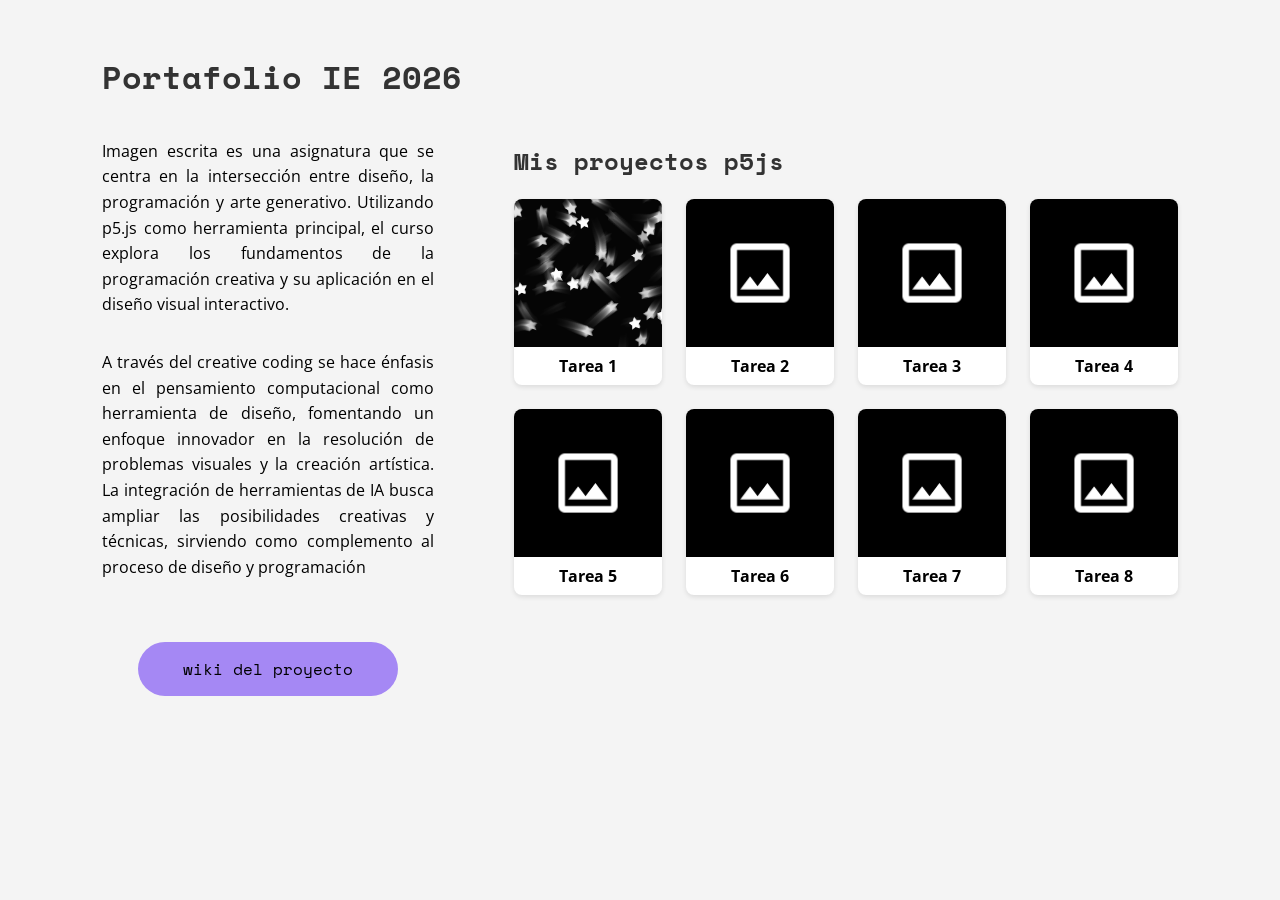
<file: sitio web ie 2026 - html css/index.html>
<!DOCTYPE html>
<html lang="en">

<head>
    <meta charset="UTF-8">
    <meta name="viewport" content="width=device-width, initial-scale=1.0">
    <title>IE 2026</title>
    <link rel="stylesheet" href="style.css">
</head>


<!-- Inicio Body -->

<body>

    <!-- Sección principal -->
    <header>
        <h1>Portafolio IE 2026</h1>
    </header>

    <!-- Contenedor General -->
    <div id="container">

        <!-- Contenedor lado izquierdo - Parrafo y botón -->
        <div class="intro">
            <p>
                Imagen escrita es una asignatura que se centra en la intersección entre diseño,
                la programación y arte generativo. Utilizando p5.js como herramienta principal, el curso explora los
                fundamentos de la programación creativa y su aplicación en el diseño visual interactivo.
            </p>
            <p>
                A través del creative coding se hace énfasis en el pensamiento computacional como herramienta de diseño,
                fomentando un enfoque innovador en la resolución de problemas visuales y la creación artística. La
                integración de herramientas de IA busca ampliar las posibilidades creativas y técnicas, sirviendo como
                complemento al proceso de diseño y programación
            </p>


            <a href="https://wiki.ead.pucv.cl/Sitio_Web_IE_-_Javiera_Ruiz" target="_blank">
                <button>
                    wiki del proyecto
                </button>
            </a>

        </div>

        <!-- Contenedor lado derecho -->
        <div class="proyectos">
            <h2>Mis proyectos p5js</h2>

            <!-- Contenedor galería de proyectos -->
            <div class="galeria">
                <!-- tarjeta proyecto 1 -->
                <div class="tarjeta">
                    <a href="https://editor.p5js.org/jruiz-IE/full/_D3gtXvo_" target="_blank">
                        <img src="assets/imagen1.png">
                        </img>
                        <h3>Tarea 1</h3>
                    </a>
                </div>

                <!-- tarjeta proyecto 2 -->
                <div class="tarjeta">
                    <a href="">
                        <img src="assets/imagen2.png">
                        </img>
                        <h3>Tarea 2</h3>
                    </a>
                </div>

                <!-- tarjeta proyecto 3 -->
                <div class="tarjeta">
                    <a href="">
                        <img src="assets/imagen2.png">
                        </img>
                        <h3>Tarea 3</h3>
                    </a>
                </div>

                <!-- tarjeta proyecto 4 -->
                <div class="tarjeta">
                    <a href="">
                        <img src="assets/imagen2.png">
                        </img>
                        <h3>Tarea 4</h3>
                    </a>
                </div>

                <!-- tarjeta proyecto 5 -->
                <div class="tarjeta">
                    <a href="">
                        <img src="assets/imagen2.png">
                        </img>
                        <h3>Tarea 5</h3>
                    </a>
                </div>

                <!-- tarjeta proyecto 6 -->
                <div class="tarjeta">
                    <a href="">
                        <img src="assets/imagen2.png">
                        </img>
                        <h3>Tarea 6</h3>
                    </a>
                </div>

                <!-- tarjeta proyecto 7 -->
                <div class="tarjeta">
                    <a href="">
                        <img src="assets/imagen2.png">
                        </img>
                        <h3>Tarea 7</h3>
                    </a>
                </div>
                
                <!-- tarjeta proyecto 8 -->
                <div class="tarjeta">
                    <a href="">
                        <img src="assets/imagen2.png">
                        </img>
                        <h3>Tarea 8</h3>
                    </a>
                </div>

            </div>

        </div>

    </div>

</body>

</html>
</file>
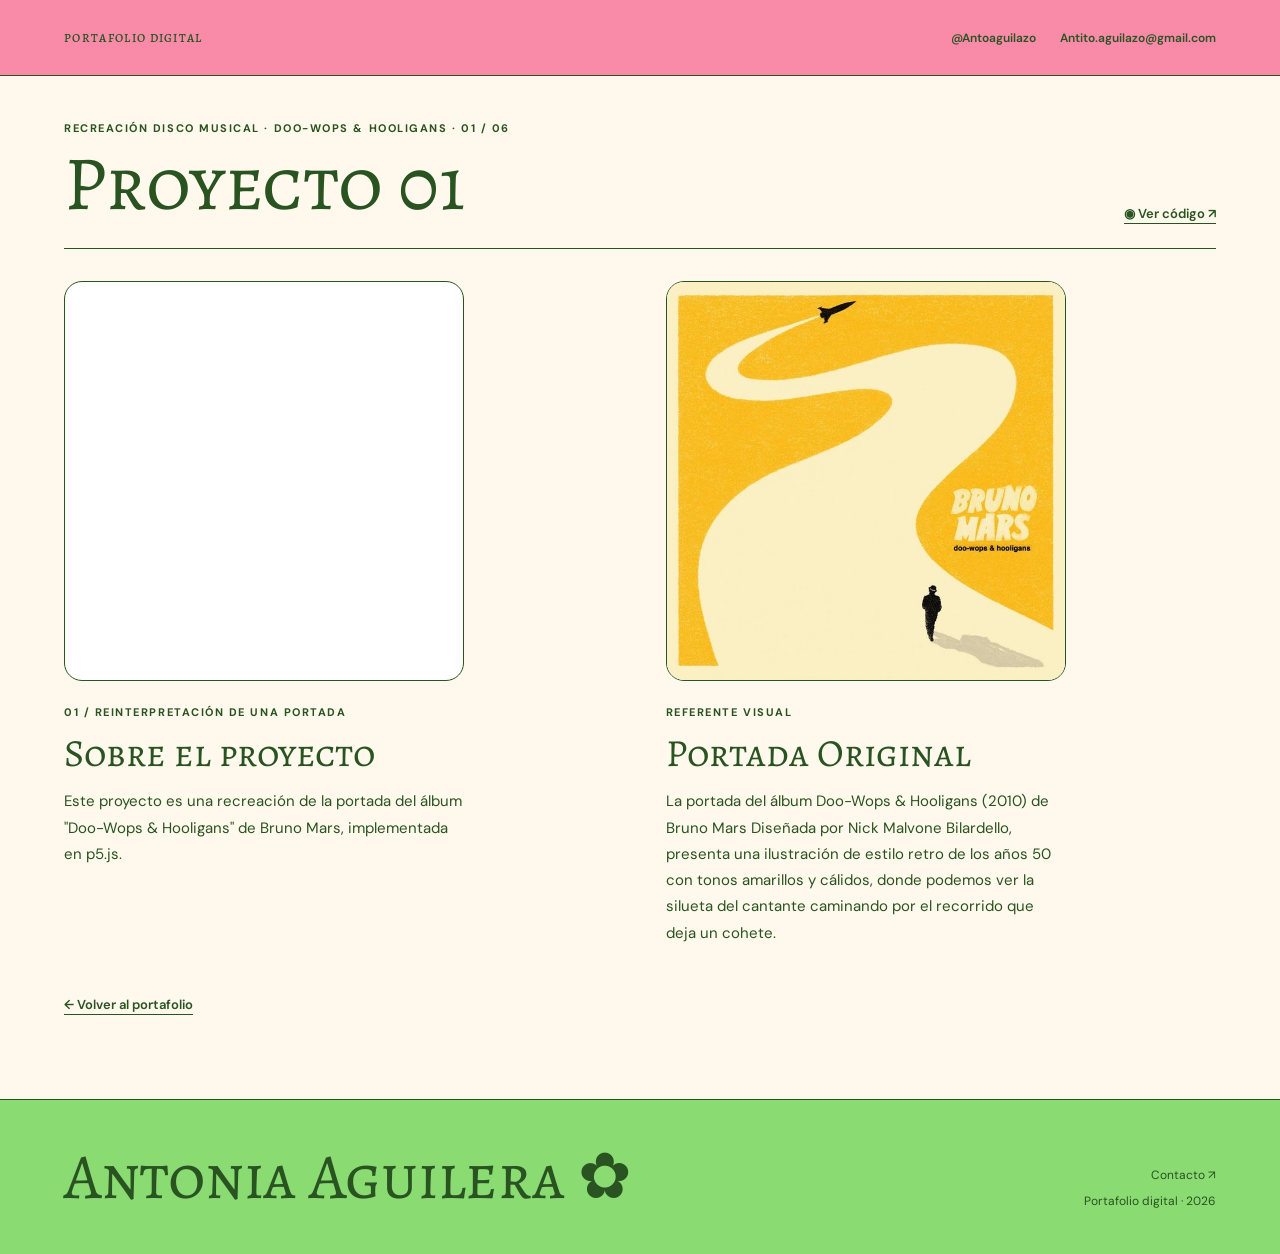
<file: proyectos/proyecto-01/index.html>
<!DOCTYPE html>
<html lang="es">
<head>
  <meta charset="UTF-8">
  <meta name="viewport" content="width=device-width, initial-scale=1.0">
  <title>Proyecto 01 | Antonia</title>
  <link rel="stylesheet" href="../../style.css">
</head>
<body>
  <header class="header">
    <h1>Portafolio digital</h1>
    <div class="contacto">
      <a href="https://www.instagram.com/Antoaguilazo/" target="_blank" rel="noopener noreferrer">@Antoaguilazo</a>
      <a href="mailto:Antito.aguilazo@gmail.com">Antito.aguilazo@gmail.com</a>
    </div>
  </header>
  <main class="pagina-proyecto">
    <div class="proyecto-encabezado">
      <div><span class="eyebrow">Recreación disco musical · Doo-Wops & Hooligans · 01 / 06</span><h2>Proyecto 01</h2></div>
      <a class="proyecto-codigo" href="https://editor.p5js.org/antoaguilazo/sketches/fxfpxLlvn" target="_blank" rel="noopener noreferrer" aria-label="Ver código del proyecto 01 en p5.js">◉ Ver código ↗</a>
    </div>
    <div class="proyecto-columnas">
      <section class="proyecto-panel" aria-label="Proyecto interactivo">
        <div class="proyecto-marco proyecto-marco--sketch">
          <iframe src="https://editor.p5js.org/antoaguilazo/embed/fxfpxLlvn" title="Proyecto 01 interactivo en p5.js" loading="lazy" allow="autoplay; fullscreen" allowfullscreen></iframe>
        </div>
        <div class="proyecto-descripcion">
          <span class="eyebrow">01 / Reinterpretación de una portada</span>
          <h3>Sobre el proyecto</h3>
          <p>Este proyecto es una recreación de la portada del álbum "Doo-Wops & Hooligans" de Bruno Mars, implementada en p5.js.</p>
        </div>
      </section>
      <section class="proyecto-panel" aria-label="Imagen de referencia">
        <div class="proyecto-marco proyecto-marco--referencia">
          <img class="proyecto-referencia" src="../../imagenes/referencia-01.jpg" alt="Referencia del proyecto 01">
        </div>
        <div class="proyecto-descripcion">
          <span class="eyebrow">Referente visual</span>
          <h3>Portada Original</h3>
          <p>La portada del álbum Doo-Wops & Hooligans (2010) de Bruno Mars Diseñada por Nick Malvone Bilardello, presenta una ilustración de estilo retro de los años 50 con tonos amarillos y cálidos, donde podemos ver la silueta del cantante caminando por el recorrido que deja un cohete. </p>
        </div>
      </section>
    </div>
    <a class="proyecto-volver" href="../../index.html">← Volver al portafolio</a>
  </main>
  <footer class="footer">
    <span class="footer-nombre">Antonia Aguilera ✿</span>
    <div class="footer-enlaces"><a href="mailto:Antito.aguilazo@gmail.com">Contacto ↗</a><span>Portafolio digital · 2026</span></div>
  </footer>
</body>
</html>
</file>
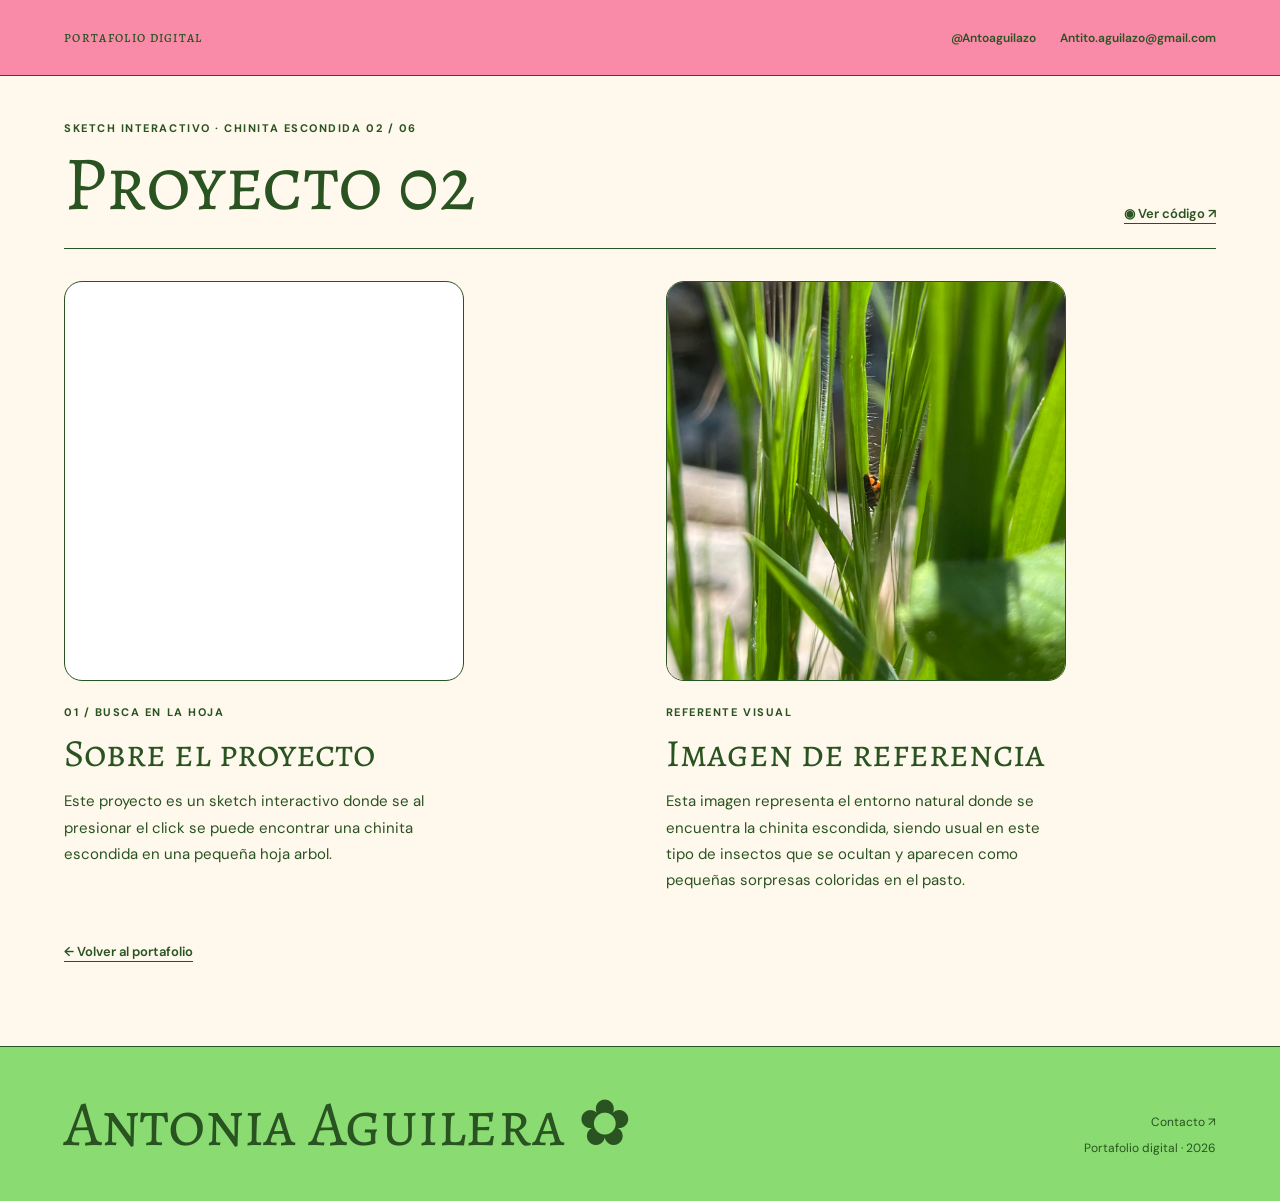
<file: proyectos/proyecto-02/index.html>
<!DOCTYPE html>
<html lang="es">
<head>
  <meta charset="UTF-8">
  <meta name="viewport" content="width=device-width, initial-scale=1.0">
  <title>Proyecto 02 | Antonia</title>
  <link rel="stylesheet" href="../../style.css">
</head>
<body>
  <header class="header">
    <h1>Portafolio digital</h1>
    <div class="contacto">
      <a href="https://www.instagram.com/Antoaguilazo/" target="_blank" rel="noopener noreferrer">@Antoaguilazo</a>
      <a href="mailto:Antito.aguilazo@gmail.com">Antito.aguilazo@gmail.com</a>
    </div>
  </header>
  <main class="pagina-proyecto">
    <div class="proyecto-encabezado">
      <div><span class="eyebrow">Sketch interactivo · Chinita escondida 02 / 06</span><h2>Proyecto 02</h2></div>
      <a class="proyecto-codigo" href="https://editor.p5js.org/antoaguilazo/sketches/vwAd6qWLQ" target="_blank" rel="noopener noreferrer" aria-label="Ver código del proyecto 02 en p5.js">◉ Ver código ↗</a>
    </div>
    <div class="proyecto-columnas">
      <section class="proyecto-panel" aria-label="Proyecto interactivo">
        <div class="proyecto-marco proyecto-marco--sketch">
          <iframe src="https://editor.p5js.org/antoaguilazo/embed/vwAd6qWLQ" title="Proyecto 02 interactivo en p5.js" loading="lazy" allow="autoplay; fullscreen" allowfullscreen></iframe>
        </div>
        <div class="proyecto-descripcion">
          <span class="eyebrow">01 / Busca en la hoja</span>
          <h3>Sobre el proyecto</h3>
          <p>Este proyecto es un sketch interactivo donde se al presionar el click se puede encontrar una chinita escondida en una pequeña hoja arbol.</p>
        </div>
      </section>
      <section class="proyecto-panel" aria-label="Imagen de referencia">
        <div class="proyecto-marco proyecto-marco--referencia">
          <img class="proyecto-referencia" src="../../imagenes/referencia-02.jpg" alt="Referencia del proyecto 02">
        </div>
        <div class="proyecto-descripcion">
          <span class="eyebrow">Referente visual</span>
          <h3>Imagen de referencia</h3>
          <p>Esta imagen representa el entorno natural donde se encuentra la chinita escondida, siendo usual en este tipo de insectos que se ocultan y aparecen como pequeñas sorpresas coloridas en el pasto.</p>
        </div>
      </section>
    </div>
    <a class="proyecto-volver" href="../../index.html">← Volver al portafolio</a>
  </main>
  <footer class="footer">
    <span class="footer-nombre">Antonia Aguilera ✿</span>
    <div class="footer-enlaces"><a href="mailto:Antito.aguilazo@gmail.com">Contacto ↗</a><span>Portafolio digital · 2026</span></div>
  </footer>
</body>
</html>
</file>
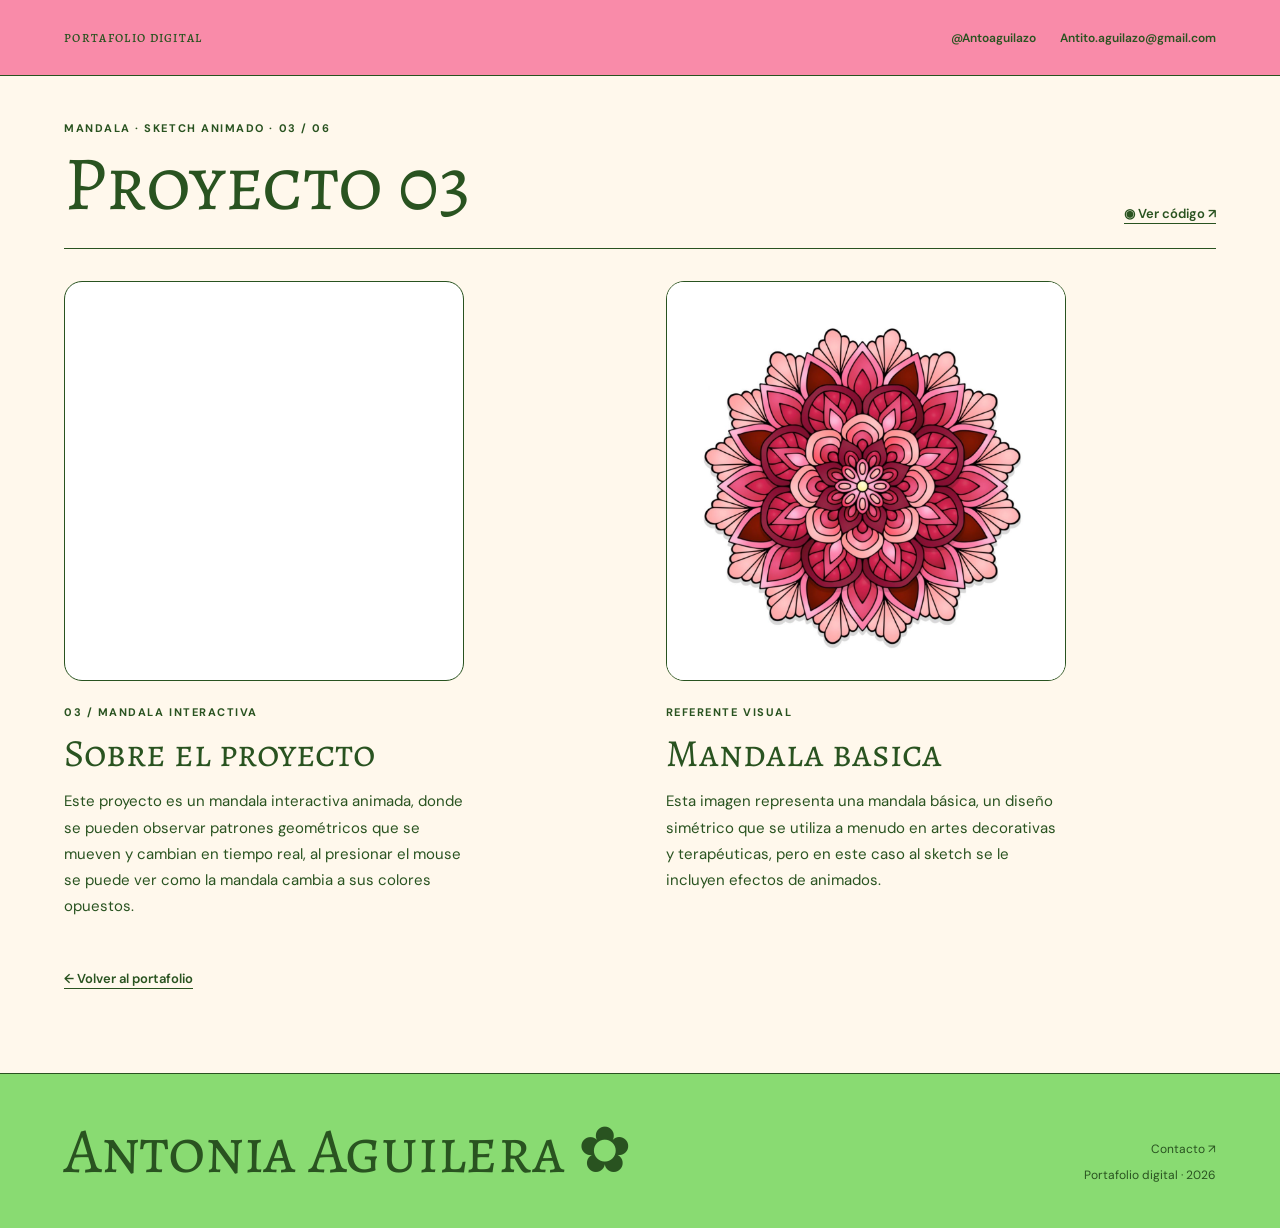
<file: proyectos/proyecto-03/index.html>
<!DOCTYPE html>
<html lang="es">
<head>
  <meta charset="UTF-8">
  <meta name="viewport" content="width=device-width, initial-scale=1.0">
  <title>Proyecto 03 | Antonia</title>
  <link rel="stylesheet" href="../../style.css">
</head>
<body>
  <header class="header">
    <h1>Portafolio digital</h1>
    <div class="contacto">
      <a href="https://www.instagram.com/Antoaguilazo/" target="_blank" rel="noopener noreferrer">@Antoaguilazo</a>
      <a href="mailto:Antito.aguilazo@gmail.com">Antito.aguilazo@gmail.com</a>
    </div>
  </header>
  <main class="pagina-proyecto">
    <div class="proyecto-encabezado">
      <div><span class="eyebrow"> Mandala · Sketch animado · 03 / 06</span><h2>Proyecto 03</h2></div>
      <a class="proyecto-codigo" href="https://editor.p5js.org/antoaguilazo/sketches/MOeIhC9Jx" target="_blank" rel="noopener noreferrer" aria-label="Ver código del proyecto 03 en p5.js">◉ Ver código ↗</a>
    </div>
    <div class="proyecto-columnas">
      <section class="proyecto-panel" aria-label="Proyecto interactivo">
        <div class="proyecto-marco proyecto-marco--sketch">
          <iframe src="https://editor.p5js.org/antoaguilazo/embed/MOeIhC9Jx" title="Proyecto 03 interactivo en p5.js" loading="lazy" allow="autoplay; fullscreen" allowfullscreen></iframe>
        </div>
        <div class="proyecto-descripcion">
          <span class="eyebrow">03 / Mandala interactiva</span>
          <h3>Sobre el proyecto</h3>
          <p>Este proyecto es un mandala interactiva animada, donde se pueden observar patrones geométricos que se mueven y cambian en tiempo real, al presionar el mouse se puede ver como la mandala cambia a sus colores opuestos.</p>
        </div>
      </section>
      <section class="proyecto-panel" aria-label="Imagen de referencia">
        <div class="proyecto-marco proyecto-marco--referencia">
          <img class="proyecto-referencia" src="../../imagenes/referencia-03.jpg" alt="Referencia del proyecto 03">
        </div>
        <div class="proyecto-descripcion">
          <span class="eyebrow"> Referente visual</span>
          <h3>Mandala basica</h3>
          <p>Esta imagen representa una mandala básica, un diseño simétrico que se utiliza a menudo en artes decorativas y terapéuticas, pero en este caso al sketch se le incluyen efectos de animados.</p>
        </div>
      </section>
    </div>
    <a class="proyecto-volver" href="../../index.html">← Volver al portafolio</a>
  </main>
  <footer class="footer">
    <span class="footer-nombre">Antonia Aguilera ✿</span>
    <div class="footer-enlaces"><a href="mailto:Antito.aguilazo@gmail.com">Contacto ↗</a><span>Portafolio digital · 2026</span></div>
  </footer>
</body>
</html>
</file>
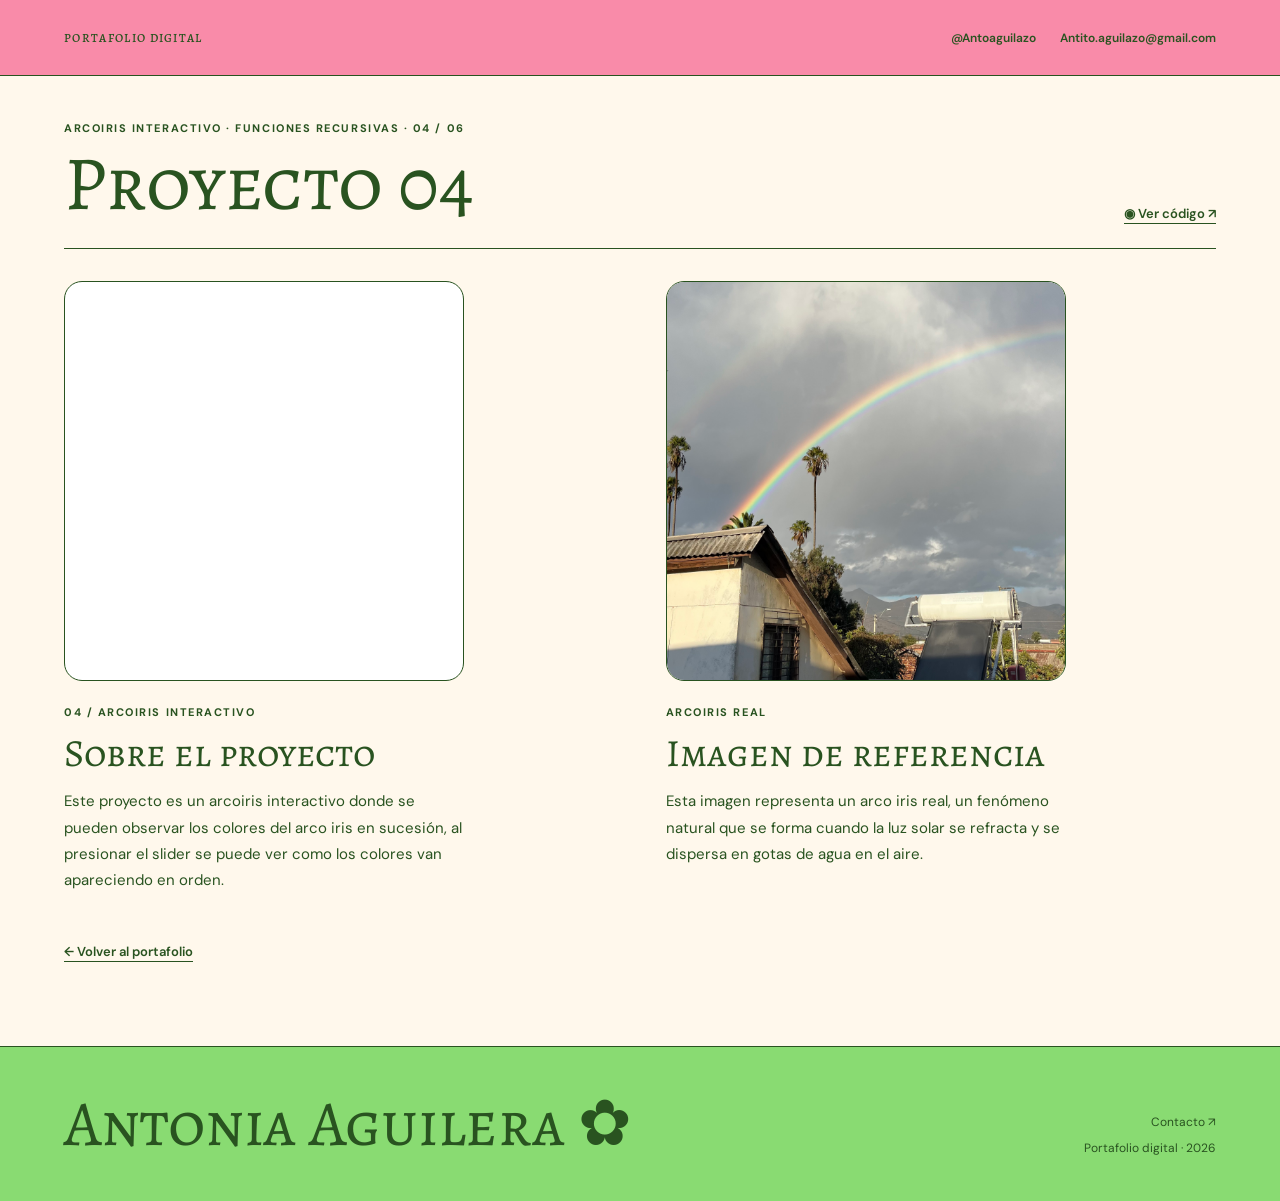
<file: proyectos/proyecto-04/index.html>
<!DOCTYPE html>
<html lang="es">
<head>
  <meta charset="UTF-8">
  <meta name="viewport" content="width=device-width, initial-scale=1.0">
  <title>Proyecto 04 | Antonia</title>
  <link rel="stylesheet" href="../../style.css">
</head>
<body>
  <header class="header">
    <h1>Portafolio digital</h1>
    <div class="contacto">
      <a href="https://www.instagram.com/Antoaguilazo/" target="_blank" rel="noopener noreferrer">@Antoaguilazo</a>
      <a href="mailto:Antito.aguilazo@gmail.com">Antito.aguilazo@gmail.com</a>
    </div>
  </header>
  <main class="pagina-proyecto">
    <div class="proyecto-encabezado">
      <div><span class="eyebrow"> Arcoiris interactivo · Funciones Recursivas · 04 / 06</span><h2>Proyecto 04</h2></div>
      <a class="proyecto-codigo" href="https://editor.p5js.org/antoaguilazo/sketches/vFHhedf6n" target="_blank" rel="noopener noreferrer" aria-label="Ver código del proyecto 04 en p5.js">◉ Ver código ↗</a>
    </div>
    <div class="proyecto-columnas" style="--canvas-w:400; --canvas-h:400;">
      <section class="proyecto-panel" aria-label="Proyecto interactivo">
        <div class="proyecto-marco proyecto-marco--sketch">
          <iframe src="https://editor.p5js.org/antoaguilazo/full/vFHhedf6n" title="Proyecto 04 interactivo en p5.js" loading="eager" allow="autoplay; fullscreen" allowfullscreen></iframe>
        </div>
        <div class="proyecto-descripcion">
          <span class="eyebrow">04 / Arcoiris interactivo</span>
          <h3>Sobre el proyecto</h3>
          <p>Este proyecto es un arcoiris interactivo donde se pueden observar los colores del arco iris en sucesión, al presionar el slider se puede ver como los colores van apareciendo en orden.</p>
        </div>
      </section>
      <section class="proyecto-panel" aria-label="Imagen de referencia">
        <div class="proyecto-marco proyecto-marco--referencia">
          <img class="proyecto-referencia" src="../../imagenes/referencia-04.jpg" alt="Referencia del proyecto 04">
        </div>
        <div class="proyecto-descripcion">
          <span class="eyebrow">Arcoiris real</span>
          <h3>Imagen de referencia</h3>
          <p>Esta imagen representa un arco iris real, un fenómeno natural que se forma cuando la luz solar se refracta y se dispersa en gotas de agua en el aire.</p>
        </div>
      </section>
    </div>
    <a class="proyecto-volver" href="../../index.html">← Volver al portafolio</a>
  </main>
  <footer class="footer">
    <span class="footer-nombre">Antonia Aguilera ✿</span>
    <div class="footer-enlaces"><a href="mailto:Antito.aguilazo@gmail.com">Contacto ↗</a><span>Portafolio digital · 2026</span></div>
  </footer>
</body>
</html>
</file>
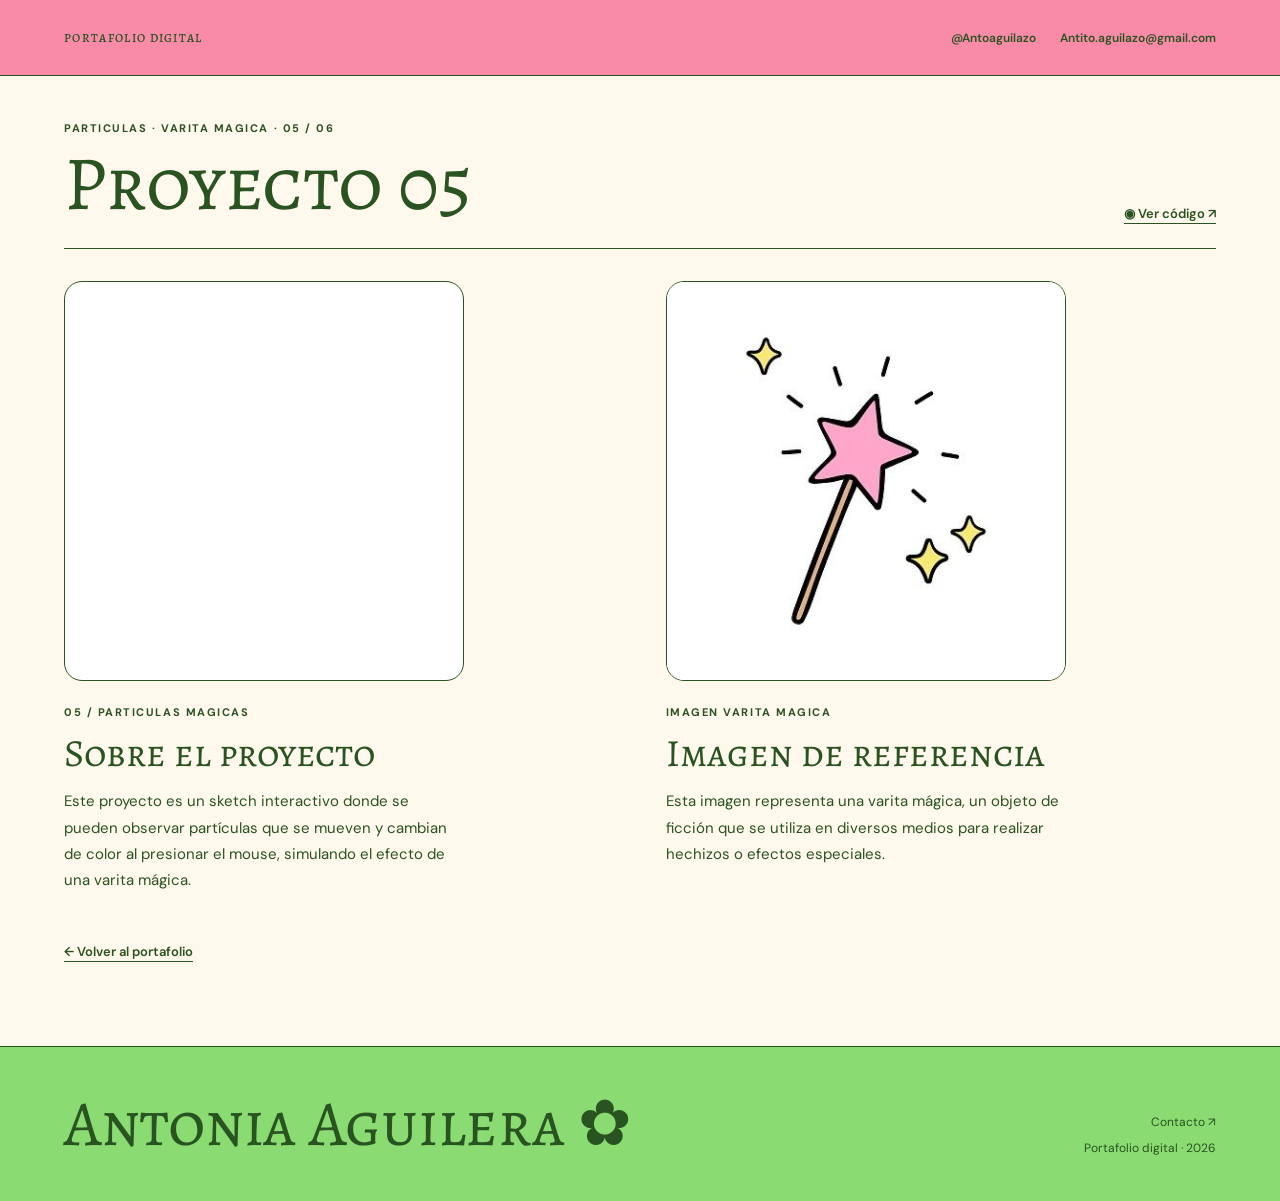
<file: proyectos/proyecto-05/index.html>
<!DOCTYPE html>
<html lang="es">
<head>
  <meta charset="UTF-8">
  <meta name="viewport" content="width=device-width, initial-scale=1.0">
  <title>Proyecto 05 | Antonia</title>
  <link rel="stylesheet" href="../../style.css">
</head>
<body>
  <header class="header">
    <h1>Portafolio digital</h1>
    <div class="contacto">
      <a href="https://www.instagram.com/Antoaguilazo/" target="_blank" rel="noopener noreferrer">@Antoaguilazo</a>
      <a href="mailto:Antito.aguilazo@gmail.com">Antito.aguilazo@gmail.com</a>
    </div>
  </header>
  <main class="pagina-proyecto">
    <div class="proyecto-encabezado">
      <div><span class="eyebrow">Particulas · Varita magica · 05 / 06</span><h2>Proyecto 05</h2></div>
      <a class="proyecto-codigo" href="https://editor.p5js.org/antoaguilazo/sketches/ktG7d2EiY" target="_blank" rel="noopener noreferrer" aria-label="Ver código del proyecto 05 en p5.js">◉ Ver código ↗</a>
    </div>
    <div class="proyecto-columnas" style="--canvas-w:400; --canvas-h:400;">
      <section class="proyecto-panel" aria-label="Proyecto interactivo">
        <div class="proyecto-marco proyecto-marco--sketch">
          <iframe src="https://editor.p5js.org/antoaguilazo/full/ktG7d2EiY" title="Proyecto 05 interactivo en p5.js" loading="eager" allow="autoplay; fullscreen" allowfullscreen></iframe>
        </div>
        <div class="proyecto-descripcion">
          <span class="eyebrow">05 / Particulas magicas</span>
          <h3>Sobre el proyecto</h3>
          <p>Este proyecto es un sketch interactivo donde se pueden observar partículas que se mueven y cambian de color al presionar el mouse, simulando el efecto de una varita mágica.</p>
        </div>
      </section>
      <section class="proyecto-panel" aria-label="Imagen de referencia">
        <div class="proyecto-marco proyecto-marco--referencia">
          <img class="proyecto-referencia" src="../../imagenes/referencia-05.jpg" alt="Referencia del proyecto 05">
        </div>
        <div class="proyecto-descripcion">
          <span class="eyebrow">Imagen varita magica</span>
          <h3>Imagen de referencia</h3>
          <p>Esta imagen representa una varita mágica, un objeto de ficción que se utiliza en diversos medios para realizar hechizos o efectos especiales.</p>
        </div>
      </section>
    </div>
    <a class="proyecto-volver" href="../../index.html">← Volver al portafolio</a>
  </main>
  <footer class="footer">
    <span class="footer-nombre">Antonia Aguilera ✿</span>
    <div class="footer-enlaces"><a href="mailto:Antito.aguilazo@gmail.com">Contacto ↗</a><span>Portafolio digital · 2026</span></div>
  </footer>
</body>
</html>
</file>
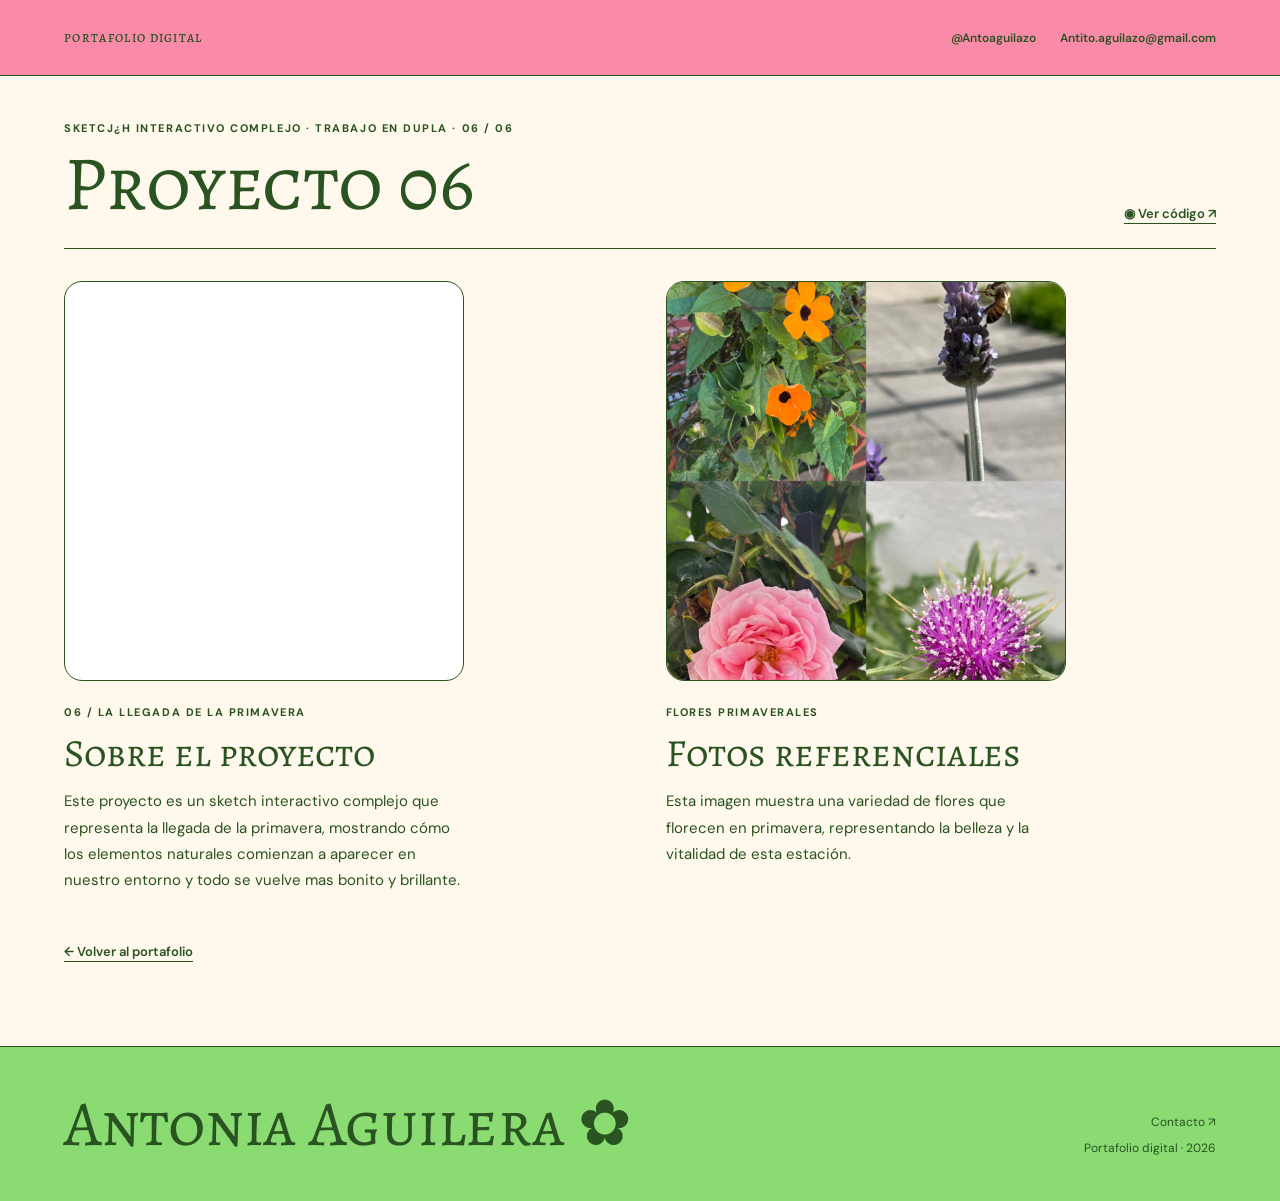
<file: proyectos/proyecto-06/index.html>
<!DOCTYPE html>
<html lang="es">
<head>
  <meta charset="UTF-8">
  <meta name="viewport" content="width=device-width, initial-scale=1.0">
  <title>Proyecto 06 | Antonia</title>
  <link rel="stylesheet" href="../../style.css">
</head>
<body>
  <header class="header">
    <h1>Portafolio digital</h1>
    <div class="contacto">
      <a href="https://www.instagram.com/Antoaguilazo/" target="_blank" rel="noopener noreferrer">@Antoaguilazo</a>
      <a href="mailto:Antito.aguilazo@gmail.com">Antito.aguilazo@gmail.com</a>
    </div>
  </header>
  <main class="pagina-proyecto">
    <div class="proyecto-encabezado">
      <div><span class="eyebrow"> Sketcj¿h interactivo complejo · trabajo en dupla · 06 / 06</span><h2>Proyecto 06</h2></div>
      <a class="proyecto-codigo" href="https://editor.p5js.org/antoaguilazo/sketches/SpJPbZkXu" target="_blank" rel="noopener noreferrer" aria-label="Ver código del proyecto 06 en p5.js">◉ Ver código ↗</a>
    </div>
    <div class="proyecto-columnas">
      <section class="proyecto-panel" aria-label="Proyecto interactivo">
        <div class="proyecto-marco proyecto-marco--sketch">
          <iframe src="https://editor.p5js.org/antoaguilazo/embed/SpJPbZkXu" title="Proyecto 06 interactivo en p5.js" loading="lazy" allow="autoplay; fullscreen" allowfullscreen></iframe>
        </div>
        <div class="proyecto-descripcion">
          <span class="eyebrow">06 /  La llegada de la primavera</span>
          <h3>Sobre el proyecto</h3>
          <p>Este proyecto es un sketch interactivo complejo que representa la llegada de la primavera, mostrando cómo los elementos naturales comienzan a aparecer en nuestro entorno y todo se vuelve mas bonito y brillante.</p>
        </div>
      </section>
      <section class="proyecto-panel" aria-label="Imagen de referencia">
        <div class="proyecto-marco proyecto-marco--referencia">
          <img class="proyecto-referencia" src="../../imagenes/collage-01.jpg" alt="Referencia del proyecto 06">
        </div>
        <div class="proyecto-descripcion">
          <span class="eyebrow"> Flores primaverales</span>
          <h3>Fotos referenciales</h3>
          <p>Esta imagen muestra una variedad de flores que florecen en primavera, representando la belleza y la vitalidad de esta estación.</p>
        </div>
      </section>
    </div>
    <a class="proyecto-volver" href="../../index.html">← Volver al portafolio</a>
  </main>
  <footer class="footer">
    <span class="footer-nombre">Antonia Aguilera ✿</span>
    <div class="footer-enlaces"><a href="mailto:Antito.aguilazo@gmail.com">Contacto ↗</a><span>Portafolio digital · 2026</span></div>
  </footer>
</body>
</html>
</file>
<file: sitio web ie 2026 - html css/style.css>
@import url('https://fonts.googleapis.com/css2?family=Space+Mono:ital,wght@0,400;0,700;1,400;1,700&display=swap');
@import url('https://fonts.googleapis.com/css2?family=Open+Sans:ital,wght@0,300..800;1,300..800&display=swap');

/* --- Estilos Generales --- */
body {
    font-family: sans-serif;
    margin: 70px;
    margin-top:0;
    padding: 2em;
    background-color: #f4f4f4;
}


h1, h2 {
    font-family: 'Space Mono';
    color: #333;
}

h3{
    font-family: 'Open Sans';
    font-size: 1em;
}

/* --- Contenedor Principal --- */
#container {
    display: grid;
    /* Define 2 columnas: la primera ocupa 1 fracción, la segunda 2 fracciones */
    grid-template-columns: 1fr 2fr;
    gap: 5em; /* Espacio entre las columnas */
    align-items: start; /* Alinea los items al inicio */
}

/* --- Columna Izquierda: Intro --- */
.intro {
    /* Por defecto, se ubica en la primera columna del grid */
    display: flex;
    flex-direction: column; /* Organiza los elementos internos en una columna */
    justify-content: center; /* Centra el contenido verticalmente */
}

.intro p {
    /* El párrafo ya usa el ancho de su contenedor por defecto */
    font-family: 'Open Sans';
    text-align: justify;
    line-height: 1.6;
}

.intro a {
    /* El ancla del botón se centrará gracias al 'align-self' */
    align-self: center; /* Centra este elemento específico en el eje transversal */
    margin-top: 1em;
}

.intro button {
    font-family: 'Space Mono';
    font-size: 1em;
    padding: 15px 45px;
    margin-top: 30px;
    border: none;
    background-color: #a588f4;
    color: #000;
 
    cursor: pointer;
    border-radius: 50px;
    
}

.intro button:hover {
    background: #000; ;
    color: white;

}


/* Columna Derecha: Proyectos */
.proyectos {
    display: flex;
    flex-direction: column;
    /* Por defecto, se ubica en la segunda columna del grid */
}

/* --- Galería de Proyectos --- */
.galeria {
    display: grid;
    /* Define 3 columnas de igual tamaño */
    grid-template-columns: repeat(4, 1fr);
    gap: 1.5em; /* Espacio entre las tarjetas */
}

/* --- Tarjetas Individuales --- */
.tarjeta {
    background-color: rgb(255, 255, 255);
    border-radius: 8px;
    box-shadow: 0 2px 5px rgba(0,0,0,0.1);
    overflow: hidden; /* Asegura que la imagen no se salga de los bordes redondeados */
}

.tarjeta a {
    /* El ancla ocupa todo el espacio de su columna en la galería */
    display: block; /* Permite que el ancla ocupe todo el espacio */
    width: 100%;
    text-decoration: none;
    color: inherit;
    transition: transform 0.2s ease-in-out;
}

.tarjeta a:hover {
    filter: brightness(70%); /* Aplica un filtro de brillo al 70% (más oscuro) */
    transform: scale(1.05); /* Efecto de zoom al pasar el mouse */
}

.tarjeta img {
    /* La imagen se ajusta al ancho del ancla */
    width: 100%;
    display: block; /* Elimina espacios en blanco debajo de la imagen */
}

.tarjeta h3 {
    text-align: center;
    padding: 0.5em 0;
    margin: 0;
}


/* --- Media Query para pantallas pequeñas --- */
@media (max-width: 900px) {
    
    /* Ajusta los márgenes del body para aprovechar el espacio */
    body {
        margin: 20px;
        padding: 1em;
    }

    /* Cambia el contenedor principal a una sola columna */
    #container {
        grid-template-columns: 1fr;
    }

    /* Cambia la galería de proyectos a una sola columna */
    .galeria {
        grid-template-columns: 1fr;
    }
}
</file>
<file: style.css>
@import url('https://fonts.googleapis.com/css2?family=Alegreya+SC:wght@400;500;700&family=DM+Sans:wght@400;500;600;700&display=swap');

:root {
  --sky: #7FB9E6;
  --lavender: #D6BEEA;
  --butter: #F4D77A;
  --matcha: #89db72;
  --pink: #F98BA9;
  --tangerine: #FF8F45;
  --cream: #FFF8EC;
  --ink: #295320;
  --line: #71845E;
}
* { box-sizing: border-box; }
html { scroll-behavior: smooth; }
body { margin: 0; background: var(--cream); color: var(--ink); font-family: 'DM Sans', sans-serif; }
a { color: inherit; text-decoration: none; }
img { display: block; width: 100%; }
a:focus-visible { outline: 3px solid var(--tangerine); outline-offset: 4px; }
::selection { background: var(--butter); color: var(--ink); }

.header {
  min-height: 76px; padding: 20px clamp(20px, 5vw, 72px);
  display: flex; justify-content: space-between; align-items: center; gap: 20px;
  background: var(--pink); border-bottom: 1px solid var(--ink);
}
.header h1 { font-family: 'Alegreya SC', serif; font-size: 12px; font-weight: 500; letter-spacing: .11em; margin: 0; text-transform: uppercase; }
.contacto { display: flex; gap: 24px; align-items: center; flex-wrap: wrap; }
.contacto a { font-size: 12px; font-weight: 600; overflow-wrap: anywhere; }
.contacto a:hover, .footer a:hover { text-decoration: underline; text-underline-offset: 4px; }

main { max-width: 1500px; margin-inline: auto; }
.eyebrow { font-size: 11px; font-weight: 700; letter-spacing: .14em; text-transform: uppercase; }
.presentacion {
  padding: clamp(40px, 6vw, 95px) clamp(20px, 5vw, 72px) 35px;
  display: grid; grid-template-columns: minmax(250px, .8fr) minmax(0, 1.2fr);
  gap: clamp(28px, 5vw, 78px); align-items: center;
}
.presentacion-texto { max-width: 480px; }
.presentacion-texto h2 {
  font-family: 'Alegreya SC', serif; font-size: clamp(52px, 7.5vw, 110px);
  line-height: .92; font-weight: 400; margin: 16px 0 26px;
}
.presentacion-texto h2 em { font-style: normal; color: #B95172; }
.presentacion-texto p { max-width: 420px; margin: 0; font-size: 15px; line-height: 1.8; }
.presentacion-imagenes {
  display: flex; width: 100%; aspect-ratio: 1.4 / 1; min-height: 270px;
  border: 1px solid var(--ink); border-radius: 22px; overflow: hidden;
  box-shadow: 12px 12px 0 var(--lavender); background: var(--butter);
}
.imagen-grande { flex: 1 1 50%; min-width: 0; overflow: hidden; }
.imagenes-derecha { display: flex; flex: 1 1 50%; min-width: 0; flex-direction: column; }
.imagen-mediana { flex: 1 1 50%; min-height: 0; overflow: hidden; }
.imagenes-pequenas { display: flex; flex: 1 1 50%; min-height: 0; }
.imagenes-pequenas a { flex: 1 1 0; min-width: 0; overflow: hidden; }
.imagen-grande img, .imagen-mediana img, .imagenes-pequenas img { height: 100%; object-fit: cover; transition: transform .4s ease; }
.presentacion-imagenes a:hover img { transform: scale(1.07); }
.decoracion-flor { color: #B95172; font-size: 35px; margin-top: 22px; display: inline-block; }

.titulo-proyectos {
  padding: 55px clamp(20px, 5vw, 72px) 24px;
  display: flex; justify-content: space-between; align-items: end; gap: 20px;
}
.titulo-proyectos h2 { font: 400 clamp(48px, 6vw, 86px)/1 'Alegreya SC', serif; margin: 8px 0 0; }
.titulo-proyectos .indicacion { font-size: 12px; margin: 0 0 8px; }

.galeria-seccion { padding: 0 0 90px clamp(20px, 5vw, 72px); }
.galeria { display: flex; gap: 22px; overflow-x: auto; scroll-snap-type: x mandatory; padding: 8px clamp(20px, 5vw, 72px) 25px 0; scrollbar-color: var(--matcha) transparent; }
.tarjeta { display: block; flex: 0 0 clamp(220px, 25vw, 330px); min-width: 0; scroll-snap-align: start; }
.tarjeta-imagen { position: relative; overflow: hidden; border: 1px solid var(--ink); border-radius: 17px; background: var(--lavender); }
.tarjeta:nth-child(3n+2) .tarjeta-imagen { background: var(--sky); }
.tarjeta:nth-child(3n+3) .tarjeta-imagen { background: var(--butter); }
.tarjeta img { aspect-ratio: 1 / 1; object-fit: cover; transition: transform .35s ease; }
.tarjeta:hover img { transform: scale(1.055); }
.tarjeta-numero { position: absolute; left: 13px; top: 13px; background: var(--cream); border-radius: 30px; padding: 7px 11px; font-size: 11px; font-weight: 700; }
.tarjeta-detalle { display: flex; justify-content: space-between; align-items: center; gap: 12px; padding: 15px 2px; }
.tarjeta-detalle strong { font-family: 'Alegreya SC', serif; font-size: 25px; font-weight: 400; }
.tarjeta-detalle small { font-size: 12px; }
.tarjeta-flecha { display: grid; place-items: center; width: 32px; height: 32px; background: var(--matcha); border-radius: 50%; border: 1px solid var(--ink); transition: transform .25s ease; }
.tarjeta:hover .tarjeta-flecha { transform: translate(3px,-3px); }

.frase-seccion {
  background: var(--lavender); border-block: 1px solid var(--ink);
  display: grid; grid-template-columns: 1fr 1.6fr 1fr; align-items: center;
  gap: clamp(18px, 4vw, 50px); padding: 70px clamp(20px, 5vw, 72px);
}
.frase-imagen { min-width: 0; }
.frase-imagen img { height: clamp(150px, 20vw, 260px); object-fit: cover; border-radius: 130px 130px 20px 20px; border: 1px solid var(--ink); }
.frase-imagen:last-child img { border-radius: 20px 20px 130px 130px; }
.frase-contenido { min-width: 0; text-align: center; }
.frase-contenido p { margin: 0; font: 400 clamp(29px, 3.5vw, 52px)/1.12 'Alegreya SC', serif; }
.frase-contenido .eyebrow { display: block; margin-bottom: 20px; }

.footer {
  padding: 45px clamp(20px, 5vw, 72px); background: var(--matcha);
  display: flex; align-items: end; justify-content: space-between; gap: 20px;
  font-size: 12px; border-top: 1px solid var(--ink);
}
.footer-nombre { font: 400 clamp(35px, 5vw, 66px)/1 'Alegreya SC', serif; }
.footer-enlaces { display: flex; flex-direction: column; align-items: end; gap: 10px; }

/* Páginas de proyectos */
.pagina-proyecto { padding: 40px clamp(20px, 5vw, 72px) 85px; min-height: 75vh; }
.proyecto-encabezado { display: flex; justify-content: space-between; align-items: end; gap: 20px; padding: 0 0 26px; margin-bottom: 32px; border-bottom: 1px solid var(--ink); }
.proyecto-encabezado h2 { margin: 8px 0 0; font: 400 clamp(52px, 6vw, 84px)/1 'Alegreya SC', serif; }
.proyecto-codigo, .proyecto-volver { font-size: 13px; font-weight: 600; text-decoration: underline; text-underline-offset: 5px; }
.proyecto-columnas { display: flex; flex-direction: column; gap: 55px; }
.proyecto-panel { display: grid; grid-template-columns: 400px minmax(0, 1fr); align-items: center; gap: clamp(24px, 5vw, 80px); }
.proyecto-marco { width: 400px; height: 400px; max-width: 100%; overflow: hidden; border: 1px solid var(--ink); border-radius: 18px; background: white; }
.proyecto-marco iframe { display: block; width: 100%; height: 100%; border: 0; }
.proyecto-referencia { width: 100%; height: 100%; object-fit: cover; }
.proyecto-panel:nth-child(2) .proyecto-marco { background: var(--butter); }
.proyecto-descripcion { max-width: 520px; font-size: 15px; line-height: 1.8; }
.proyecto-descripcion h3 { font: 400 clamp(30px, 3.5vw, 47px)/1.1 'Alegreya SC', serif; margin: 10px 0 18px; }
.proyecto-descripcion p { margin: 0 0 18px; }
.proyecto-volver { display: inline-block; margin-top: 50px; }

@media (max-width: 850px) {
  .presentacion { grid-template-columns: 1fr; }
  .presentacion-imagenes { max-width: 680px; }
  .proyecto-panel { grid-template-columns: minmax(0, 400px) minmax(0, 1fr); gap: 22px; }
}
@media (max-width: 650px) {
  .header { align-items: flex-start; flex-direction: column; gap: 12px; }
  .contacto { gap: 12px; }
  .presentacion { padding-top: 40px; }
  .presentacion-imagenes { min-height: 0; aspect-ratio: 1.35 / 1; }
  .titulo-proyectos { padding-top: 45px; align-items: start; flex-direction: column; }
  .galeria-seccion { padding-bottom: 55px; }
  .tarjeta { flex-basis: min(75vw, 310px); }
  .frase-seccion { grid-template-columns: 1fr 1fr; gap: 20px; padding-block: 40px; }
  .frase-contenido { grid-column: 1 / -1; grid-row: 1; }
  .frase-imagen img { height: 180px; }
  .footer { flex-direction: column; align-items: start; }
  .footer-enlaces { align-items: start; }
  .proyecto-encabezado { align-items: start; flex-direction: column; }
  .proyecto-panel { grid-template-columns: minmax(0, 1fr); }
  .proyecto-marco { width: min(400px, 100%); height: auto; aspect-ratio: 1; }
  .proyecto-columnas { gap: 42px; }
}
@media (prefers-reduced-motion: reduce) {
  *, *::before, *::after { scroll-behavior: auto !important; transition-duration: .01ms !important; }
}

/* Mariposa flotante */
#mariposa-flotante {
  position: fixed;
  inset: 0;
  z-index: 100;
  pointer-events: none;
  overflow: hidden;
}
#mariposa-flotante canvas {
  display: block;
  pointer-events: none;
}

/* Disposición de proyectos */
.pagina-proyecto { max-width: 1280px; margin-inline: auto; }
.proyecto-encabezado { align-items: baseline; }
.proyecto-encabezado > div { min-width: 0; }
.proyecto-encabezado h2 { overflow-wrap: anywhere; }
.proyecto-columnas {
  display: grid;
  grid-template-columns: minmax(0, 1fr) minmax(0, 1fr);
  align-items: start;
  gap: clamp(24px, 4vw, 60px);
}
.proyecto-panel {
  display: flex;
  flex-direction: column;
  align-items: flex-start;
  gap: 20px;
  min-width: 0;
}
.proyecto-marco {
  width: 100%;
  height: auto;
  max-width: 100%;
  border-radius: 18px;
}
.proyecto-marco--sketch {
  --canvas-ancho: 400;
  --canvas-alto: 400;
  width: min(100%, calc(var(--canvas-ancho) * 1px));
  aspect-ratio: var(--canvas-ancho) / var(--canvas-alto);
  flex-shrink: 0;
}
.proyecto-marco--sketch iframe { width: 100%; height: 100%; display: block; }
.proyecto-marco--referencia {
  width: min(100%, 400px);
  aspect-ratio: 1 / 1;
  background: var(--butter);
}
.proyecto-referencia { width: 100%; height: 100%; object-fit: contain; }
.proyecto-descripcion { width: 100%; max-width: 480px; }
.proyecto-descripcion h3 { font-size: clamp(28px, 3vw, 40px); }
.proyecto-descripcion p { max-width: 60ch; }
@media (max-width: 750px) {
  .proyecto-columnas { grid-template-columns: 1fr; gap: 45px; }
  .proyecto-marco--sketch { max-width: 100%; }
  .proyecto-marco--referencia { max-width: 100%; }
}

/* Imagen principal */
.presentacion-imagen-unica {
  display: block;
  width: 100%;
  max-width: 450px; 
  aspect-ratio: 1.4 / 1; 
  min-height: 0;
  overflow: hidden;
  background: var(--butter);
  border-radius: 20px;
}

.presentacion-imagen-unica > img {
  display: block;
  width: 100%;
  height: 100%;
  object-fit: cover;
}
/* Fotografías */
.frase-seccion {
  grid-template-columns: minmax(0, 1fr) minmax(0, 1.6fr) minmax(0, 1fr);
  align-items: center;
}
.frase-imagen { width: 100%; min-width: 0; }
.frase-imagen img,
.frase-imagen:last-child img {
  display: block;
  width: 100%;
  height: auto;
  aspect-ratio: 4 / 5;
  object-fit: cover;
  border-radius: 150px 150px 22px 22px;
}

/* Tipografía y distribución */
.proyecto-encabezado { align-items: end; }
.proyecto-encabezado h2 { margin: 8px 0 0; }
.proyecto-columnas {
  display: grid;
  grid-template-columns: repeat(2, minmax(0, 1fr));
  align-items: start;
  gap: clamp(24px, 4vw, 60px);
}
.proyecto-panel {
  display: flex;
  flex-direction: column;
  align-items: flex-start;
  gap: 22px;
  min-width: 0;
}
.proyecto-marco--sketch,
.proyecto-marco--referencia {
  width: min(100%, 400px);
  height: auto;
  aspect-ratio: 1 / 1;
  border-radius: 18px;
  overflow: hidden;
}
.proyecto-marco--sketch iframe {
  display: block;
  width: 100%;
  height: 100%;
  border: 0;
}
.proyecto-referencia {
  display: block;
  width: 100%;
  height: 100%;
  object-fit: cover;
}
.proyecto-descripcion {
  max-width: 400px;
  width: 100%;
  min-height: 0;
  padding: 0;
  font-size: 15px;
  line-height: 1.75;
}
.proyecto-descripcion .eyebrow { display: block; margin-bottom: 10px; }
.proyecto-descripcion h3 {
  margin: 0 0 14px;
  font-family: 'Alegreya SC', serif;
  font-size: clamp(28px, 3vw, 40px);
  font-weight: 400;
  line-height: 1.1;
}
.proyecto-descripcion p { margin: 0; }
@media (max-width: 750px) {
  .proyecto-columnas { grid-template-columns: 1fr; gap: 42px; }
  .proyecto-encabezado { align-items: flex-start; }
  .frase-seccion { grid-template-columns: 1fr 1fr; }
  .frase-contenido { grid-column: 1 / -1; grid-row: 1; }
  .frase-imagen img, .frase-imagen:last-child img { height: auto; aspect-ratio: 4 / 5; }

}
.galeria .tarjeta {
    flex: 0 0 330px;
    width: 330px;
    min-width: 330px;
}

.galeria .tarjeta-imagen {
    width: 100%;
    aspect-ratio: 1 / 1;
    overflow: hidden;
}

.galeria .tarjeta-imagen img {
    width: 100%;
    height: 100%;
    object-fit: cover;
}
/* Proyecto 06 */
.proyecto-marco--grande { width: min(100%, 500px); aspect-ratio: 1 / 1; }
</file>
